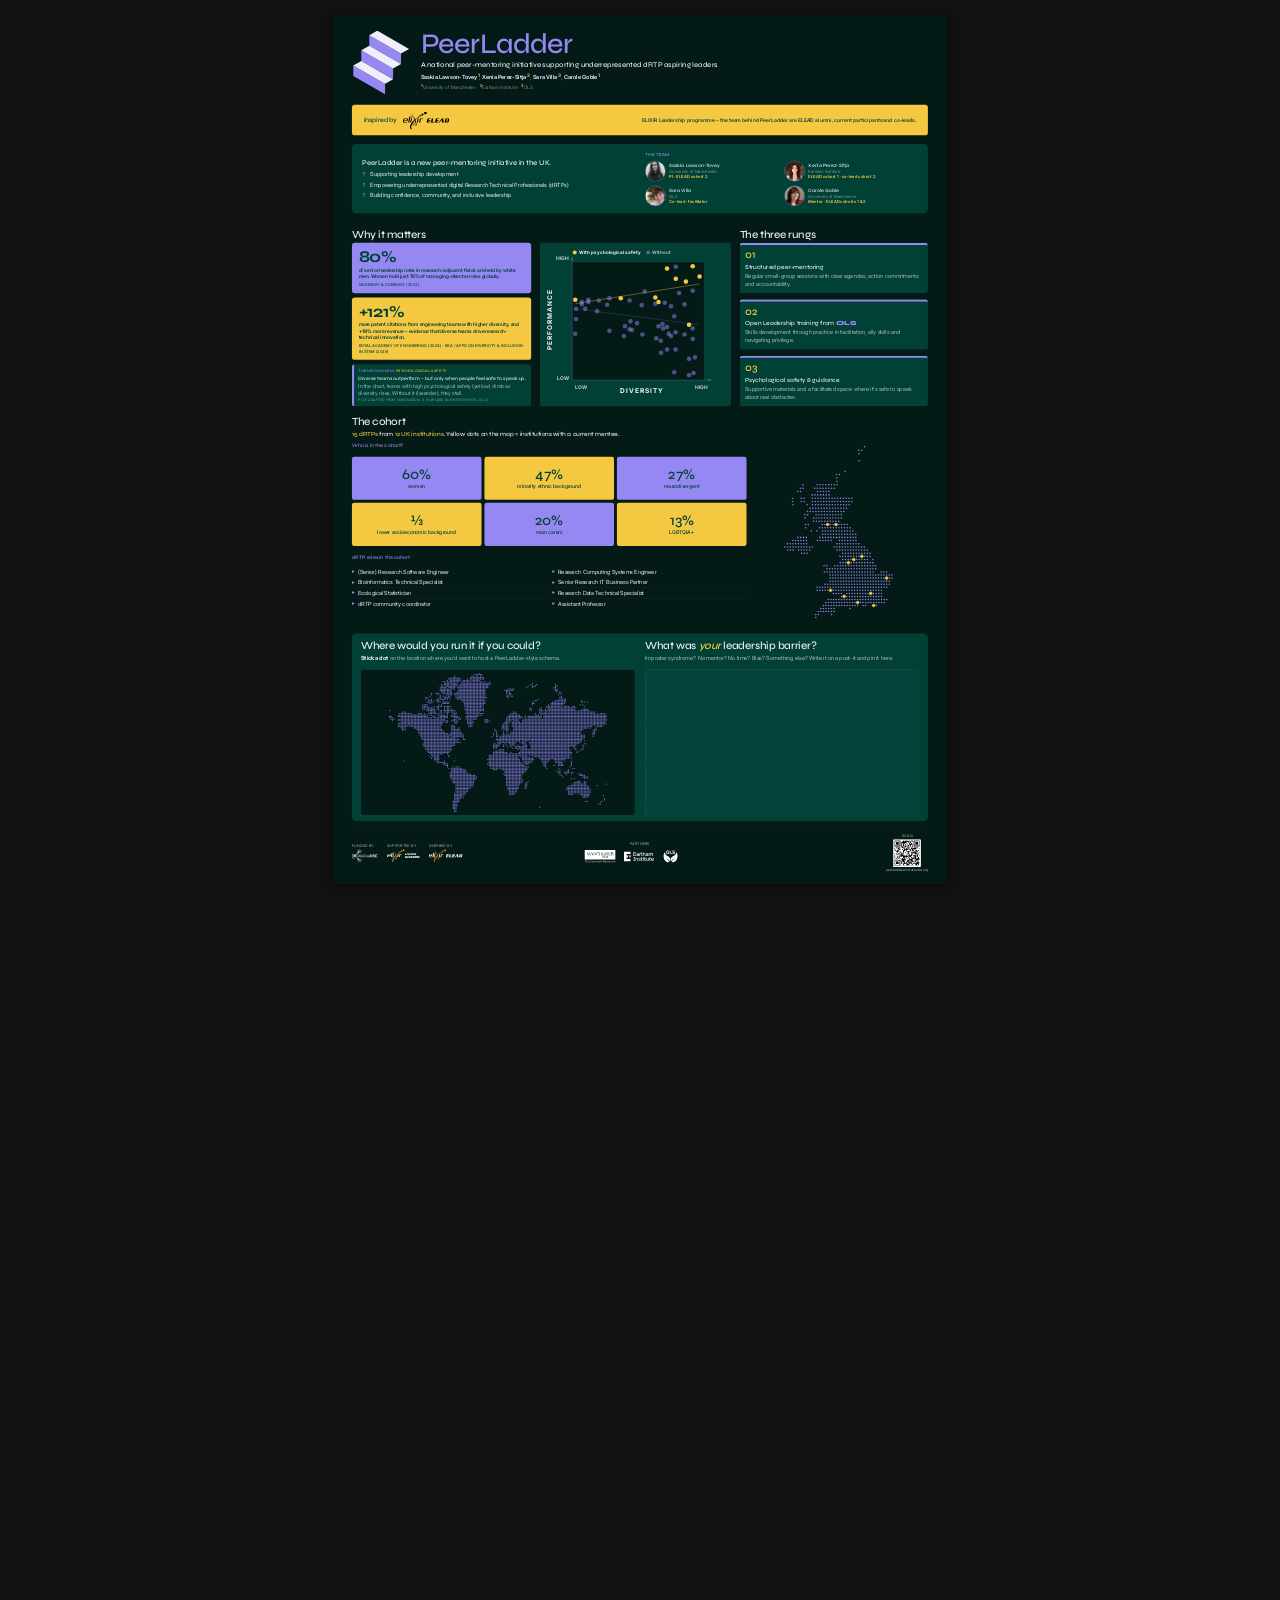
<file: index.html>
<!doctype html>
<html lang="en">
<head>
  <meta charset="utf-8">
  <title>PeerLadder — All Hands 2026 poster</title>
  <meta http-equiv="refresh" content="0; url=poster.html">
  <link rel="canonical" href="poster.html">
</head>
<body>
  <p>Loading poster… <a href="poster.html">click here</a> if it doesn't redirect.</p>
</body>
</html>
</file>
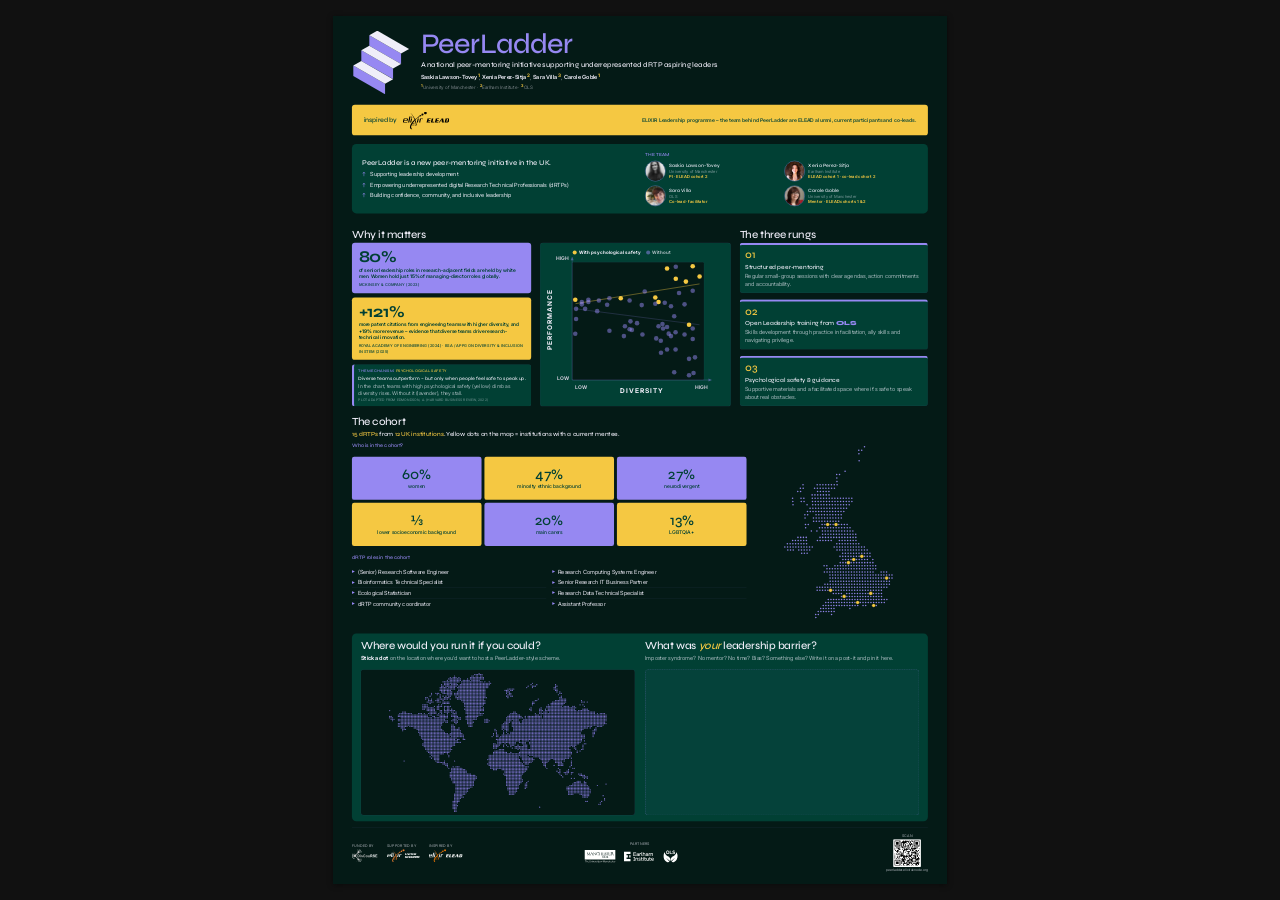
<file: poster.html>
<!doctype html>
<html lang="en">
<head>
  <meta charset="utf-8">
  <title>PeerLadder – All Hands 2026 poster</title>
  <link rel="preconnect" href="https://fonts.googleapis.com">
  <link rel="preconnect" href="https://fonts.gstatic.com" crossorigin>
  <link href="https://fonts.googleapis.com/css2?family=Inter:ital,opsz,wght@0,14..32,300..900;1,14..32,300..900&family=Syne:wght@400..800&display=swap" rel="stylesheet">
  <link rel="stylesheet" href="poster.css">
  <script>
    function fitPosterToViewport() {
      if (window.matchMedia('print').matches) return;
      var stage = document.querySelector('.poster-stage');
      var p     = document.querySelector('.poster');
      if (!stage || !p) return;
      p.style.transform = 'none';
      stage.style.width = '';
      stage.style.height = '';
      var w = p.offsetWidth, h = p.offsetHeight;
      var pad = 32;
      var s = Math.min((window.innerHeight - pad) / h, 1);
      p.style.transform = 'scale(' + s + ')';
      stage.style.width  = (s * w) + 'px';
      stage.style.height = (s * h) + 'px';
    }
    function clearPosterScale() {
      var stage = document.querySelector('.poster-stage');
      var p     = document.querySelector('.poster');
      if (p) p.style.transform = 'none';
      if (stage) { stage.style.width = ''; stage.style.height = ''; }
    }
    window.addEventListener('DOMContentLoaded', fitPosterToViewport);
    window.addEventListener('beforeprint', clearPosterScale);
    window.addEventListener('afterprint', fitPosterToViewport);
  </script>
</head>
<body>

<div class="poster-stage">
<section class="poster">

  <!-- ===== HEADER ===== -->
  <header class="poster-header">
    <img class="brand-logo" src="assets/img/logos/peer-ladder-lavender.svg" alt="PeerLadder">
    <div class="header-text">
      <h1>PeerLadder</h1>
      <p class="subtitle">A national peer-mentoring initiative supporting underrepresented dRTP aspiring leaders</p>
      <p class="authors">
        <strong>Saskia Lawson-Tovey</strong><sup>1</sup>,
        <strong>Xenia Perez-Sitja</strong><sup>2</sup>,
        <strong>Sara Villa</strong><sup>3</sup>,
        <strong>Carole Goble</strong><sup>1</sup>
        <span class="affil"><sup>1</sup>University of Manchester · <sup>2</sup>Earlham Institute · <sup>3</sup>OLS</span>
      </p>
    </div>
  </header>

  <!-- ===== ELEAD CALLOUT BANNER ===== -->
  <aside class="elead-banner">
    <span class="elead-eyebrow">Inspired by</span>
    <img class="elead-logo" src="assets/img/logos/logo-elead-horizontal.svg" alt="ELEAD">
    <span class="elead-tag">ELIXIR Leadership programme – the team behind PeerLadder are ELEAD alumni, current participants and co-leads.</span>
  </aside>

  <!-- ===== HERO ===== -->
  <section class="hero">
    <div class="hero-text">
      <p class="hero-lede">PeerLadder is a new peer-mentoring initiative in the UK.</p>
      <ul class="hero-bullets">
        <li>Supporting leadership development</li>
        <li>Empowering underrepresented digital Research Technical Professionals (dRTPs)</li>
        <li>Building confidence, community, and inclusive leadership</li>
      </ul>
    </div>
    <div class="hero-team">
      <h3 class="team-h">The team</h3>
      <div class="team-row">
        <figure class="person">
          <img src="assets/img/avatars/saskia-lawson-tovey.webp" alt="">
          <figcaption>
            <strong>Saskia Lawson-Tovey</strong>
            <span class="person-affil">University of Manchester</span>
            <span class="person-role">PI · ELEAD cohort 2</span>
          </figcaption>
        </figure>
        <figure class="person">
          <img src="assets/img/avatars/xenia-perez-sitja.jpeg" alt="">
          <figcaption>
            <strong>Xenia Perez-Sitja</strong>
            <span class="person-affil">Earlham Institute</span>
            <span class="person-role">ELEAD cohort 1 · co-lead cohort 2</span>
          </figcaption>
        </figure>
        <figure class="person">
          <img src="assets/img/avatars/sara-villa.jpg" alt="">
          <figcaption>
            <strong>Sara Villa</strong>
            <span class="person-affil">OLS</span>
            <span class="person-role">Co-lead · facilitator</span>
          </figcaption>
        </figure>
        <figure class="person">
          <img src="assets/img/avatars/carole-goble.webp" alt="">
          <figcaption>
            <strong>Carole Goble</strong>
            <span class="person-affil">University of Manchester</span>
            <span class="person-role">Mentor · ELEAD cohorts 1 &amp; 2</span>
          </figcaption>
        </figure>
      </div>
    </div>
  </section>

  <!-- ===== WHY IT MATTERS  +  THE THREE RUNGS (side by side) ===== -->
  <section class="why-ladder">
   <div class="wl-grid">

    <h2 class="section-h wl-why-h">Why it matters</h2>
    <h2 class="section-h wl-rungs-h">The three rungs</h2>

    <!-- Col 1: the two stats, stacked -->
    <div class="why-stats-col">
        <article class="why-stat why-stat-lavender">
        <span class="why-num">80%</span>
        <p>of senior leadership roles in research-adjacent fields are held by white men. Women hold just <strong>15%</strong> of managing-director roles globally.</p>
        <span class="why-cite">McKinsey &amp; Company (2023)</span>
      </article>
      <article class="why-stat why-stat-yellow">
        <span class="why-num">+121%</span>
        <p>more patent citations from engineering teams with higher diversity, and <strong>+19%</strong> more revenue – evidence that diverse teams drive research-technical innovation.</p>
        <span class="why-cite">Royal Academy of Engineering (2024) · BSA / APPG on Diversity &amp; Inclusion in STEM (2025)</span>
      </article>
      <article class="why-found">
        <span class="found-eyebrow">The mechanism: <em>psychological safety</em></span>
        <p class="found-quote">Diverse teams outperform – but only when people feel safe to speak up.</p>
        <p class="found-sub">In the chart, teams with high psychological safety (yellow) climb as diversity rises. Without it (lavender), they stall.</p>
        <span class="found-cite">Plot adapted from Edmondson, A. (Harvard Business Review, 2022)</span>
      </article>
    </div><!-- /.why-stats-col -->

    <!-- Col 2: the plot -->
    <article class="why-mechanism">
        <figure class="psafety-fig">
          <svg class="psafety-svg" viewBox="-70 -10 700 585" xmlns="http://www.w3.org/2000/svg" role="img" aria-label="Scatter plot of team performance vs diversity, split by psychological safety">

            <!-- LEGEND (single compact row, lifted clear of the axis arrows) -->
            <g font-family="Inter, sans-serif" font-weight="700" font-size="18">
              <circle cx="40" cy="2" r="8" fill="#F5C842"/>
              <text x="56" y="8" fill="#F0EEF9">With psychological safety</text>
              <circle cx="330" cy="2" r="8" fill="#9688F2" fill-opacity="0.5"/>
              <text x="346" y="8" fill="#F0EEF9" opacity="0.7">Without</text>
            </g>

            <!-- PLOT BACKGROUND -->
            <rect x="30" y="40" width="520" height="465" fill="#041A16" stroke="#9688F2" stroke-opacity="0.18" rx="4"/>

            <!-- TRENDLINES -->
            <line x1="42.24" y1="203.82" x2="43.23" y2="203.66" stroke="#F5C842" stroke-miterlimit="10" stroke-width="3" fill="none"/>
            <line x1="45.2"  y1="203.35" x2="48.17" y2="202.88" stroke="#F5C842" stroke-dasharray="2 2" stroke-miterlimit="10" stroke-width="3" fill="none"/>
            <line x1="49.16" y1="202.72" x2="530.89" y2="126.01" stroke="#F5C842" stroke-dasharray="2 2 2 2" stroke-miterlimit="10" stroke-width="3" fill="none"/>
            <line x1="531.88" y1="125.85" x2="532.86" y2="125.7" stroke="#F5C842" stroke-miterlimit="10" stroke-width="3" fill="none"/>
            <line x1="45.47" y1="224.12" x2="532.86" y2="286.92" stroke="#9688F2" stroke-opacity="0.5" stroke-dasharray="2 2 2 2" stroke-miterlimit="10" stroke-width="3" fill="none"/>

            <!-- DOTS: teams WITH high psychological safety -->
            <g fill="#F5C842">
              <circle cx="404.38" cy="65.23"  r="9.01"/>
              <circle cx="505.71" cy="56.22"  r="9.01"/>
              <circle cx="532.86" cy="96.38"  r="9.01"/>
              <circle cx="438.92" cy="105.39" r="9.01"/>
              <circle cx="478.78" cy="116.69" r="9.01"/>
              <circle cx="358.06" cy="179.38" r="9.01"/>
              <circle cx="370.74" cy="197.39" r="9.01"/>
              <circle cx="491.18" cy="286.92" r="9.01"/>
              <circle cx="221.80" cy="182.36" r="9.01"/>
              <circle cx="42.24"  cy="188.38" r="9.01"/>
            </g>

            <!-- DOTS: teams without high psychological safety -->
            <g fill="#9688F2" fill-opacity="0.5">
              <circle cx="45.47"  cy="224.12" r="9.01"/>
              <circle cx="45.47"  cy="264.53" r="9.01"/>
              <circle cx="68.13"  cy="197.39" r="9.01"/>
              <circle cx="68.13"  cy="206.40" r="9.01"/>
              <circle cx="94.02"  cy="188.38" r="9.01"/>
              <circle cx="94.02"  cy="197.39" r="9.01"/>
              <circle cx="177.04" cy="182.36" r="9.01"/>
              <circle cx="168.03" cy="207.74" r="9.01"/>
              <circle cx="128.72" cy="233.13" r="9.01"/>
              <circle cx="81.18"  cy="224.12" r="9.01"/>
              <circle cx="42.24"  cy="322.66" r="9.01"/>
              <circle cx="135.53" cy="191.36" r="9.01"/>
              <circle cx="256.64" cy="191.36" r="9.01"/>
              <circle cx="316.38" cy="155.75" r="9.01"/>
              <circle cx="438.92" cy="58.06"  r="9.01"/>
              <circle cx="451.79" cy="161.36" r="9.01"/>
              <circle cx="505.71" cy="152.35" r="9.01"/>
              <circle cx="473.45" cy="206.40" r="9.01"/>
              <circle cx="395.37" cy="200.37" r="9.01"/>
              <circle cx="420.00" cy="213.97" r="9.01"/>
              <circle cx="304.49" cy="209.38" r="9.01"/>
              <circle cx="358.06" cy="203.82" r="9.01"/>
              <circle cx="432.68" cy="253.44" r="9.01"/>
              <circle cx="177.04" cy="310.67" r="9.01"/>
              <circle cx="238.24" cy="292.90" r="9.01"/>
              <circle cx="260.06" cy="273.54" r="9.01"/>
              <circle cx="285.95" cy="280.52" r="9.01"/>
              <circle cx="256.64" cy="304.64" r="9.01"/>
              <circle cx="265.65" cy="307.22" r="9.01"/>
              <circle cx="234.17" cy="331.67" r="9.01"/>
              <circle cx="307.37" cy="325.24" r="9.01"/>
              <circle cx="370.74" cy="292.90" r="9.01"/>
              <circle cx="386.36" cy="283.89" r="9.01"/>
              <circle cx="388.75" cy="301.91" r="9.01"/>
              <circle cx="404.38" cy="295.64" r="9.01"/>
              <circle cx="361.73" cy="340.68" r="9.01"/>
              <circle cx="379.75" cy="349.68" r="9.01"/>
              <circle cx="411.00" cy="321.91" r="9.01"/>
              <circle cx="420.00" cy="331.67" r="9.01"/>
              <circle cx="438.02" cy="316.23" r="9.01"/>
              <circle cx="473.45" cy="325.24" r="9.01"/>
              <circle cx="505.71" cy="301.66" r="9.01"/>
              <circle cx="505.71" cy="343.25" r="9.01"/>
              <circle cx="438.02" cy="384.84" r="9.01"/>
              <circle cx="404.38" cy="384.84" r="9.01"/>
              <circle cx="380.58" cy="397.46" r="9.01"/>
              <circle cx="432.68" cy="474.05" r="9.01"/>
              <circle cx="491.18" cy="485.79" r="9.01"/>
              <circle cx="508.89" cy="477.53" r="9.01"/>
              <circle cx="514.72" cy="415.47" r="9.01"/>
              <circle cx="491.18" cy="421.45" r="9.01"/>
            </g>

            <!-- AXES with arrows -->
            <line x1="30" y1="505" x2="580" y2="505" stroke="#9688F2" stroke-opacity="0.45" stroke-width="2"/>
            <line x1="30" y1="20"  x2="30"  y2="505" stroke="#9688F2" stroke-opacity="0.45" stroke-width="2"/>
            <polygon points="580,505 568,499 568,511" fill="#9688F2" fill-opacity="0.45"/>
            <polygon points="30,20 24,32 36,32" fill="#9688F2" fill-opacity="0.45"/>

            <!-- AXIS END LABELS -->
            <g font-family="Inter, sans-serif" font-weight="700" font-size="20" fill="#C9C7D4">
              <text x="42"  y="540">LOW</text>
              <text x="566" y="540" text-anchor="end">HIGH</text>
              <text x="18"  y="503" text-anchor="end">LOW</text>
              <text x="18"  y="30"  text-anchor="end">HIGH</text>
            </g>

            <!-- AXIS TITLES -->
            <text x="305" y="558" font-family="Inter, sans-serif" font-weight="700" font-size="26" fill="#F0EEF9" text-anchor="middle" letter-spacing="4">DIVERSITY</text>
            <text x="-50" y="265" font-family="Inter, sans-serif" font-weight="700" font-size="26" fill="#F0EEF9" text-anchor="middle" letter-spacing="4" transform="rotate(-90 -50 265)">PERFORMANCE</text>
          </svg>
        </figure>
    </article>

    <!-- Col 3: the three rungs -->
    <div class="ladder-col">
      <div class="rungs rungs-stacked">
      <div class="rung">
        <span class="rung-num">01</span>
        <h3>Structured peer-mentoring</h3>
        <p>Regular small-group sessions with clear agendas, action commitments and accountability.</p>
      </div>
      <div class="rung">
        <span class="rung-num">02</span>
        <h3>Open Leadership training from <span class="ol-ls">OLS</span></h3>
        <p>Skills development through practice in facilitation, ally skills and navigating privilege.</p>
      </div>
      <div class="rung">
        <span class="rung-num">03</span>
        <h3>Psychological safety &amp; guidance</h3>
        <p>Supportive materials and a facilitated space where it's safe to speak about real obstacles.</p>
      </div>
      </div><!-- /.rungs -->
    </div><!-- /.ladder-col -->

   </div><!-- /.wl-grid -->
  </section>

  <!-- ===== COHORT (with UK map showing cohort locations) ===== -->
  <section class="cohort">
    <h2 class="section-h">The cohort</h2>
    <p class="cohort-lede"><strong>15 dRTPs</strong> from <strong>12 UK institutions</strong>. Yellow dots on the map = institutions with a current mentee.</p>

    <div class="cohort-grid">
      <!-- Left: stats + roles (left edge aligned with first rung above) -->
      <div class="stats-col">
        <h3>Who is in the cohort?</h3>
        <div class="stat-tiles">
          <div class="tile tile-1"><span class="tile-pct">60%</span><span class="tile-lbl">women</span></div>
          <div class="tile tile-2"><span class="tile-pct">47%</span><span class="tile-lbl">minority ethnic background</span></div>
          <div class="tile tile-3"><span class="tile-pct">27%</span><span class="tile-lbl">neurodivergent</span></div>
          <div class="tile tile-4"><span class="tile-pct">⅓</span><span class="tile-lbl">lower socioeconomic background</span></div>
          <div class="tile tile-5"><span class="tile-pct">20%</span><span class="tile-lbl">main carers</span></div>
          <div class="tile tile-6"><span class="tile-pct">13%</span><span class="tile-lbl">LGBTQIA+</span></div>
        </div>

        <h3 class="roles-h">dRTP roles in the cohort</h3>
        <ul class="roles">
          <li>(Senior) Research Software Engineer</li>
          <li>Research Computing Systems Engineer</li>
          <li>Bioinformatics Technical Specialist</li>
          <li>Senior Research IT Business Partner</li>
          <li>Ecological Statistician</li>
          <li>Research Data Technical Specialist</li>
          <li>dRTP community coordinator</li>
          <li>Assistant Professor</li>
        </ul>
      </div>

      <!-- Right: UK map -->
      <div class="map-col map-col-uk">
        <div class="map-frame map-frame-uk">
          <img src="assets/img/uk-pixel-map.svg" alt="Map of the UK with PeerLadder mentee institutions highlighted">
        </div>
      </div>
    </div>
  </section>

  <!-- ===== INTERACTIVE: EU map (left) + leadership-barrier stickies (right) ===== -->
  <section class="interactive">
    <div class="interactive-grid interactive-grid-eu">

      <!-- EU nodes map (interactive) -->
      <div class="map-col">
        <h2 class="section-h">Where would you run it if you could?</h2>
        <p class="section-intro"><strong>Stick a dot</strong> on the location where you'd want to host a PeerLadder-style scheme.</p>
        <div class="map-frame map-frame-eu">
          <img src="assets/img/worldUltra-pixels.svg" alt="Pixel map of the world">
        </div>
      </div>

      <!-- What was your leadership barrier? (left empty — attendees pin physical post-its) -->
      <div class="missing-col">
        <h2 class="section-h">What was <em>your</em> leadership barrier?</h2>
        <p class="section-intro">Imposter syndrome? No mentor? No time? Bias? Something else? Write it on a post-it and pin it here.</p>
        <div class="post-it-zone" aria-label="Empty area for physical post-it notes"></div>
      </div>
    </div>
  </section>

  <!-- ===== FOOTER ===== -->
  <footer class="footer">
    <div class="footer-funded">
      <div class="funded-block">
        <span class="funded-label">Funded by</span>
        <img class="funded-logo" src="assets/img/logos/logo-discourse-negative.svg" alt="DisCouRSE">
      </div>
      <div class="funded-block">
        <span class="funded-label">Supported by</span>
        <img class="funded-logo" src="assets/img/logos/logo-elixir-uk-negative.svg" alt="ELIXIR-UK">
      </div>
      <div class="funded-block">
        <span class="funded-label">Inspired by</span>
        <img class="funded-logo" src="assets/img/logos/logo-elead-horizontal.svg" alt="ELEAD">
      </div>
    </div>
    <div class="footer-partners">
      <span class="funded-label">Partners</span>
      <div class="partner-row">
        <img class="partner-logo" src="assets/img/logos/logo-manchester-negative.svg" alt="University of Manchester">
        <img class="partner-logo" src="assets/img/logos/logo-earlham-negative.svg" alt="Earlham Institute">
        <img class="partner-logo" src="assets/img/logos/logo-ols-negative.svg" alt="OLS">
      </div>
    </div>
    <div class="footer-qr">
      <span class="funded-label">Scan</span>
      <img class="qr-img" src="assets/img/qr-peerladder.svg" alt="QR to peerladder.elixiruknode.org">
      <span class="qr-url">peerladder.elixiruknode.org</span>
    </div>
  </footer>

</section>
</div><!-- /.poster-stage -->

</body>
</html>
</file>
<file: poster.css>
/* ============================================================
   PeerLadder poster – A0 portrait (841 × 1189 mm)
   Dark theme mirroring peerladder.elixiruknode.org colour tokens.
   Standalone HTML/CSS, no Jekyll, no Bootstrap.
   Print: Chrome → ⌘P → Paper 841×1189 mm, Background graphics ON.
   ============================================================ */

@page { size: A0 portrait; margin: 0; }

:root {
  /* Pulled from the live site's :root variables */
  --bg:                 rgb(4, 26, 22);       /* deep green-black */
  --bg-elevated:        rgb(1, 64, 52);
  --bg-elevated-lifted: rgb(1, 79, 65);
  --text:               rgb(240, 238, 249);   /* lavender-white */
  --text-muted:         rgba(240, 238, 249, 0.70);
  --text-subtle:        rgba(240, 238, 249, 0.50);
  --brand:              rgb(150, 136, 242);   /* lavender */
  --brand-soft:         rgba(150, 136, 242, 0.10);
  --brand-soft-strong:  rgba(150, 136, 242, 0.30);
  --accent:             rgb(245, 200, 66);    /* yellow */
  --accent-soft:        rgba(245, 200, 66, 0.10);
  --text-on-accent:     rgb(1, 64, 52);
  --border:             rgba(150, 136, 242, 0.18);
  --border-strong:      rgba(150, 136, 242, 0.32);

  --sticky-yellow: #fff7a8;
  --sticky-pink:   #ffc9d6;
  --sticky-green:  #c8f0c0;
  --sticky-blue:   #c3e0ff;

  --font-display: "Syne", system-ui, sans-serif;
  --font-body:    "Inter", system-ui, sans-serif;
}

* { box-sizing: border-box; }

html, body {
  margin: 0;
  padding: 0;
  background: #111;
  color: var(--text);
  font-family: var(--font-body);
  -webkit-print-color-adjust: exact;
  print-color-adjust: exact;
}

/* ============== POSTER SHEET ============== */
.poster {
  width: 841mm;
  height: 1189mm;
  margin: 0 auto;
  background: var(--bg);
  display: flex;
  flex-direction: column;
  font-size: 20pt;
  line-height: 1.4;
  overflow: hidden;
  padding: 20mm 26mm 16mm;
  gap: 8mm;
}

/* ============== HEADER (logo + title + authors) ============== */
.poster-header {
  display: flex;
  align-items: flex-start;
  gap: 14mm;
  padding-bottom: 6mm;
  border-bottom: 0.5mm solid var(--border);
}
.brand-logo {
  width: 80mm;
  height: auto;
  flex-shrink: 0;
}
.header-text { flex: 1; }
.header-text h1 {
  font-family: var(--font-display);
  font-weight: 500;
  font-size: 110pt;
  line-height: 0.95;
  letter-spacing: -2pt;
  margin: 0 0 4mm;
  color: var(--brand);
}
.subtitle {
  font-family: var(--font-display);
  font-weight: 500;
  font-size: 28pt;
  line-height: 1.15;
  margin: 0 0 5mm;
  color: var(--text);
}
.authors {
  margin: 0;
  font-family: var(--font-body);
  font-size: 22pt;
  color: var(--text-muted);
  line-height: 1.4;
}
.authors sup {
  color: var(--accent);
  font-weight: 700;
  margin-left: 0.2em;
}
.authors strong {
  color: var(--text);
  font-weight: 600;
}
.authors .affil {
  display: block;
  margin-top: 2mm;
  font-size: 18pt;
  color: var(--text-subtle);
}

/* ============== ELEAD CALLOUT BANNER ============== */
.elead-banner {
  display: flex;
  align-items: center;
  gap: 8mm;
  padding: 8mm 16mm;
  background: var(--accent);
  color: var(--text-on-accent);
  border-radius: 4mm;
  margin-bottom: 4mm;
}
.elead-eyebrow {
  font-family: var(--font-display);
  font-weight: 500;
  font-size: 26pt;
  color: var(--text-on-accent);
  letter-spacing: -0.3pt;
  text-transform: lowercase;
}
.elead-logo {
  height: 26mm;
  width: auto;
  flex-shrink: 0;
  padding-top: 5px;
  /* Logo art is white; darken it so it reads on the yellow banner. */
  filter: brightness(0);
}
.elead-tag {
  flex: 1;
  text-align: right;
  font-family: var(--font-body);
  font-weight: 700;
  font-size: 20pt;
  color: var(--text-on-accent);
  line-height: 1.3;
  opacity: 0.8;
}

/* ============== HERO / INTRO ============== */
.hero {
  display: grid;
  grid-template-columns: 1fr 1fr;
  gap: 14mm;
  align-items: center;
  background: var(--bg-elevated);
  border-radius: 6mm;
  padding: 10mm 14mm;
}
.hero-lede {
  font-family: var(--font-display);
  font-weight: 500;
  font-size: 28pt;
  line-height: 1.2;
  margin: 0 0 5mm;
  color: var(--text);
}
.hero-lede em {
  font-style: normal;
  color: var(--accent);
}
.hero-bullets {
  list-style: none;
  padding: 0;
  margin: 0;
  display: flex;
  flex-direction: column;
  gap: 4mm;
}
.hero-bullets li {
  position: relative;
  padding-left: 11mm;
  font-family: var(--font-body);
  font-size: 22pt;
  color: var(--text);
  line-height: 1.35;
}
.hero-bullets li::before {
  content: "↑";
  position: absolute;
  left: 0;
  top: -0.2mm;
  font-family: var(--font-display);
  font-weight: 500;
  font-size: 22pt;
  color: var(--brand);
}
/* --- Hero team row (4 co-leads as headshots) --- */
.hero-team {
  display: flex;
  flex-direction: column;
  gap: 4mm;
}
.team-h {
  font-family: var(--font-display);
  font-weight: 500;
  font-size: 18pt;
  color: var(--brand);
  margin: 0;
  letter-spacing: 0.5pt;
  text-transform: uppercase;
}
.team-row {
  display: grid;
  grid-template-columns: repeat(2, 1fr);
  gap: 6mm 8mm;
}
.person {
  display: flex;
  align-items: center;
  gap: 5mm;
  margin: 0;
}
.person img {
  width: 28mm;
  height: 28mm;
  border-radius: 50%;
  object-fit: cover;
  border: 0.6mm solid var(--brand);
  background: var(--bg-elevated-lifted);
  flex-shrink: 0;
}
.person figcaption {
  display: flex;
  flex-direction: column;
  line-height: 1.2;
  gap: 0.5mm;
}
.person figcaption strong {
  font-family: var(--font-display);
  font-weight: 500;
  font-size: 19pt;
  color: var(--text);
}
.person-affil {
  font-family: var(--font-body);
  font-size: 16pt;
  color: var(--text-subtle);
}
.person-role {
  font-family: var(--font-body);
  font-size: 16pt;
  color: var(--accent);
  font-weight: 600;
  letter-spacing: 0.2pt;
}
.team-h em {
  font-style: normal;
  color: var(--accent);
}

/* ============== SECTION HEADINGS ============== */
.section-h {
  font-family: var(--font-display);
  font-weight: 500;
  font-size: 42pt;
  line-height: 1.1;
  letter-spacing: -0.5pt;
  margin: 0 0 4mm;
  color: var(--text);
}
.section-h em {
  font-style: italic;
  color: var(--accent);
  font-weight: 500;
}
.section-intro {
  font-family: var(--font-body);
  font-size: 22pt;
  color: var(--text-muted);
  margin: 0 0 8mm;
  line-height: 1.4;
}
.section-intro strong { color: var(--text); }

/* ============== WHY + LADDER (side by side) ============== */
.why-ladder { padding: 2mm 0; margin-top: 10mm; }
/* One flat grid: [stats | plot | rungs] under a heading row.
   Three balanced columns keep the whole band as short as possible. */
.wl-grid {
  display: grid;
  grid-template-columns: 1fr 1.065fr 1.05fr;
  grid-template-rows: auto auto;
  gap: 4mm 12mm;
  align-items: start;
}
.wl-why-h   { grid-column: 1 / 3; grid-row: 1; margin: 0; }
.wl-rungs-h { grid-column: 3;     grid-row: 1; margin: 0; }
.why-stats-col { grid-column: 1; grid-row: 2; align-self: stretch; }
.why-mechanism { grid-column: 2; grid-row: 2; }
.ladder-col    { grid-column: 3; grid-row: 2; }
.why-stats-col,
.ladder-col {
  display: flex;
  flex-direction: column;
  gap: 6mm;
  min-width: 0;
}
/* Rungs stack vertically in the narrower right column */
.rungs.rungs-stacked {
  grid-template-columns: 1fr;
  gap: 8.5mm;
}

/* ============== WHY IT MATTERS ============== */
.why { padding: 2mm 0; }
.why-grid {
  display: grid;
  grid-template-columns: 1fr 1fr 1.4fr;
  gap: 6mm;
  margin-top: 4mm;
}
.why-stat {
  border-radius: 4mm;
  padding: 8mm 9mm;
  display: flex;
  flex-direction: column;
  gap: 3mm;
}
/* Third box in the stats column: a theory callout that fills the leftover height */
.why-found {
  flex: 1;
  background: var(--bg-elevated);
  border: 0.4mm solid var(--border);
  border-left: 3mm solid var(--brand);
  border-radius: 4mm;
  padding: 5mm 6mm;
  display: flex;
  flex-direction: column;
  justify-content: center;
  gap: 2mm;
}
.found-eyebrow {
  font-family: var(--font-display);
  font-weight: 500;
  font-size: 15pt;
  letter-spacing: 0.5pt;
  text-transform: uppercase;
  color: var(--brand);
}
.found-quote {
  margin: 0;
  font-family: var(--font-display);
  font-weight: 500;
  font-size: 19pt;
  line-height: 1.2;
  color: var(--text);
}
.found-quote strong { color: var(--accent); }
.found-eyebrow em { font-style: normal; color: var(--accent); }
.found-sub {
  margin: 0;
  font-family: var(--font-body);
  font-size: 20pt;
  line-height: 1.3;
  color: var(--text-muted);
}
.found-cite {
  font-family: var(--font-body);
  font-size: 13pt;
  letter-spacing: 0.4pt;
  text-transform: uppercase;
  color: var(--text-subtle);
}

.why-stat-lavender { background: var(--brand); color: var(--text-on-accent); }
.why-stat-yellow   { background: var(--accent); color: var(--text-on-accent); }
.why-num {
  font-family: var(--font-display);
  font-weight: 700;
  font-size: 64pt;
  line-height: 0.95;
  letter-spacing: -2pt;
  color: var(--text-on-accent);
}
.why-stat p {
  margin: 0;
  font-family: var(--font-body);
  font-size: 19pt;
  line-height: 1.35;
  color: var(--text-on-accent);
  font-weight: 600;
}
/* Dark text on lavender too — better contrast than white. */
.why-cite {
  margin-top: auto;
  font-family: var(--font-body);
  font-size: 15pt;
  letter-spacing: 0.4pt;
  text-transform: uppercase;
  opacity: 0.85;
  font-weight: 600;
}
.why-mechanism {
  background: var(--bg-elevated);
  border: 0.4mm solid var(--border);
  border-radius: 4mm;
  padding: 8mm 9mm;
  display: flex;
  flex-direction: column;
  gap: 3mm;
  min-height: 224mm;
}
.why-mechanism h3 {
  font-family: var(--font-display);
  font-weight: 500;
  font-size: 22pt;
  margin: 0;
  color: var(--brand);
}
.why-mechanism h3 em {
  font-style: normal;
  color: var(--accent);
}
.why-mechanism p {
  margin: 0;
  font-family: var(--font-body);
  font-size: 16pt;
  line-height: 1.4;
  color: var(--text);
}
.why-pull {
  margin-top: 2mm !important;
  padding: 4mm 5mm;
  border-left: 2mm solid var(--accent);
  background: rgba(245, 200, 66, 0.06);
  border-radius: 0 2mm 2mm 0;
  font-size: 16pt !important;
}
.why-pull strong { color: var(--accent); }
/* Psychological-safety scatter plot (adapted from the ELEAD AHM poster) */
.psafety-fig {
  margin: 1mm 0 0;
  display: flex;
  flex-direction: column;
  gap: 3mm;
  flex: 1;
}
.psafety-svg {
  width: 100%;
  max-width: 100%;   /* fills its narrow column; column width controls size */
  height: auto;
  align-self: center;
  display: block;
}
.psafety-cap {
  font-family: var(--font-body);
  font-size: 15pt;
  line-height: 1.35;
  color: var(--text);
}
.psafety-cap strong { color: var(--accent); }
.psafety-src {
  display: block;
  margin-top: 2mm;
  font-size: 13pt;
  letter-spacing: 0.3pt;
  text-transform: uppercase;
  color: var(--text-subtle);
}

/* ============== THE LADDER (3 RUNGS) ============== */
.ladder { padding: 4mm 0; }
.rungs {
  display: grid;
  grid-template-columns: repeat(3, 1fr);
  gap: 8mm;
  align-items: stretch;
}
.rung {
  background: var(--bg-elevated);
  border: 0.4mm solid var(--border);
  border-top: 3mm solid var(--brand);
  border-radius: 4mm;
  padding: 6mm 7mm 7mm;
  display: flex;
  flex-direction: column;
  gap: 2mm;
  position: relative;
}
.rung-num {
  font-family: var(--font-display);
  font-weight: 500;
  font-size: 42pt;
  line-height: 1;
  color: var(--accent);
  margin-bottom: 2mm;
}
.rung h3 {
  font-family: var(--font-display);
  font-weight: 500;
  font-size: 24pt;
  line-height: 1.2;
  margin: 0;
  color: var(--text);
}
.rung p {
  margin: 0;
  font-family: var(--font-body);
  font-size: 22pt;
  color: var(--text-muted);
  line-height: 1.4;
}
.ol-ls {
  color: var(--brand);
  font-weight: 800;
}

/* ============== COHORT ============== */
.cohort { padding: 2mm 0; }
.cohort-lede {
  font-family: var(--font-display);
  font-weight: 500;
  font-size: 24pt;
  color: var(--text);
  margin: 0 0 5mm;
}
.cohort-lede strong {
  color: var(--accent);
  font-weight: 500;
}

.cohort-grid {
  display: grid;
  /* Stats column = width of 2 rungs above; UK column = width of 1 rung */
  grid-template-columns: 2fr 1fr;
  gap: 8mm;
  align-items: start;
}
.stats-col { display: flex; flex-direction: column; gap: 6mm; }
.stats-col h3,
.stats-col .roles-h {
  font-family: var(--font-display);
  font-weight: 500;
  font-size: 20pt;
  margin: 0 0 2mm;
  color: var(--brand);
}
.stats-col .roles-h { margin-top: 4mm; }
.roles {
  list-style: none;
  padding: 0;
  margin: 0;
  display: grid;
  grid-template-columns: 1fr 1fr;
  column-gap: 8mm;
}
.roles li {
  position: relative;
  padding-left: 8mm;
  font-family: var(--font-body);
  font-size: 22pt;
  color: var(--text);
  line-height: 1.35;
  padding-top: 2mm;
  padding-bottom: 2mm;
  border-bottom: 0.3mm solid var(--border);
}
.roles li::before {
  content: "▸";
  position: absolute;
  left: 0;
  top: 1mm;
  color: var(--brand);
  font-weight: 700;
}
/* Two columns, 8 items → drop the border from the last item in each column */
.roles li:nth-last-child(1),
.roles li:nth-last-child(2) { border-bottom: none; }

/* Stat tiles – compact 3×2 grid of equal-size blocks, alternating colours */
.stat-tiles {
  display: grid;
  grid-template-columns: repeat(3, 1fr);
  gap: 4mm;
  margin-top: 2mm;
}
.tile {
  display: flex;
  flex-direction: column;
  align-items: center;
  justify-content: center;
  text-align: center;
  padding: 6mm 5mm;
  border-radius: 3mm;
  font-family: var(--font-display);
  aspect-ratio: 3 / 1;
}
.tile-pct {
  font-weight: 500;
  font-size: 56pt;
  line-height: 1;
  color: var(--text-on-accent);
}
.tile-lbl {
  margin-top: 2mm;
  font-family: var(--font-body);
  font-weight: 500;
  font-size: 20pt;
  line-height: 1.2;
  color: var(--text-on-accent);
}
.tile-1, .tile-3, .tile-5 { background: var(--brand); }
.tile-2, .tile-4, .tile-6 { background: var(--accent); }
/* Dark text on both: white-on-lavender is ~1.5:1, dark-on-lavender ~3.7:1
   (passes WCAG AA Large at 18pt+). */

/* ============== INTERACTIVE: MAP + STICKIES ============== */
.interactive {
  background: var(--bg-elevated);
  border-radius: 6mm;
  padding: 8mm 12mm;
}
.interactive-grid {
  display: grid;
  grid-template-columns: 1fr 1fr;
  gap: 14mm;
  align-items: start;
  height: 100%;
}

/* Map columns (UK pixel-map and EU nodes) */
.map-col {
  display: flex;
  flex-direction: column;
  width: 100%;     /* fill the grid cell so the frame inside also fills */
  min-width: 0;
}
.map-frame {
  width: 100%;     /* span the full column width — its right edge sits at
                      the right edge of the cohort section */
  display: flex;
  align-items: center;
  justify-content: center;
  background: var(--bg);
  border: 0.4mm solid var(--border);
  border-radius: 4mm;
  padding: 4mm;
  margin-top: 2mm;
  overflow: hidden;
  box-sizing: border-box;
}
.map-frame img {
  max-width: 100%;
  max-height: 100%;
  width: auto;
  height: auto;
  display: block;
  object-fit: contain;
}
/* Fixed (not min) heights — keeps each map firmly bounded so it can't
   blow up its container. The image fits within via object-fit. */
.map-frame-uk {
  height: 250mm;
  /* No visual frame — the UK silhouette sits directly on the poster bg. */
  background: transparent;
  border: none;
  padding: 0;
  justify-content: center;
}
.map-frame-uk img { object-position: center; }
.map-frame-eu { height: 200mm; }
/* EU map: show the WHOLE map (contain). The new SVG is portrait-ish; it
   sits centered within the frame with breathing room on the sides. */
.map-frame-eu img {
  width: 100%;
  height: 100%;
  max-width: none;
  max-height: none;
  object-fit: contain;
}

.legend {
  display: flex;
  flex-direction: column;
  gap: 3mm;
  margin-top: 6mm;
  font-family: var(--font-body);
  font-size: 18pt;
}
.legend-item { display: flex; align-items: center; gap: 4mm; }
.dot {
  display: inline-block;
  width: 9mm;
  height: 9mm;
  border-radius: 50%;
  box-shadow: inset 0 0 0 0.4mm rgba(0,0,0,.25);
  flex-shrink: 0;
}
.dot-cohort   { background: var(--accent); }
.dot-interest { background: var(--brand); }

/* "What was your leadership barrier?" panel — empty zone for physical post-its */
.missing-col { display: flex; flex-direction: column; }
.post-it-zone {
  flex: 1;
  min-height: 200mm;
  margin-top: 2mm;
  border: 1mm dashed var(--border-strong);
  border-radius: 4mm;
  background: rgba(150, 136, 242, 0.03);
}

/* ============== FOOTER ============== */
.footer {
  display: grid;
  grid-template-columns: 1fr auto 1fr;  /* equal sides → middle centers on the page */
  align-items: center;
  gap: 14mm;
  padding-top: 8mm;
  border-top: 0.5mm solid var(--border);
}
/* Footer: [funded + supported] | partners (center) | QR (right) */
.footer-funded {
  display: flex;
  flex-direction: row;
  align-items: center;
  gap: 12mm;
  justify-self: start;
}
.funded-block {
  display: flex;
  flex-direction: column;
  align-items: flex-start;
  gap: 1mm;
}
.funded-label {
  font-family: var(--font-body);
  font-size: 14pt;
  color: var(--text-muted);
  letter-spacing: 0.6pt;
  text-transform: uppercase;
}
.funded-logo {
  height: 18mm;
  width: auto;
}
.footer-partners {
  display: flex;
  flex-direction: column;
  align-items: center;
  gap: 3mm;
}
.partner-row {
  display: flex;
  align-items: center;
  justify-content: center;
  gap: 10mm;
}
.partner-logo {
  height: 22mm;
  width: auto;
  max-width: 70mm;
  object-fit: contain;
}
.footer-qr {
  display: flex;
  flex-direction: column;
  align-items: center;
  gap: 1.5mm;
  justify-self: end;
}
.qr-img {
  width: 38mm;
  height: 38mm;
  background: #fff;
  padding: 1.5mm;
  border-radius: 1mm;
}
.qr-url {
  font-family: var(--font-body);
  font-size: 13pt;
  color: var(--text-muted);
}
.footer-event {
  display: flex;
  align-items: center;
  gap: 3mm;
  font-family: var(--font-body);
  font-size: 17pt;
  color: var(--text-muted);
}
.footer-event strong {
  color: var(--accent);
  font-weight: 700;
}
.event-pin {
  font-size: 22pt;
  color: var(--accent);
}

/* ============== SCREEN PREVIEW (auto-fit script wraps in .poster-stage) ============== */
@media screen {
  html, body {
    margin: 0;
    background: #111;
  }
  body {
    box-sizing: border-box;
    padding: 16px;
    min-height: 100vh;
    display: flex;
    justify-content: center;
    align-items: flex-start;
  }
  .poster-stage {
    flex-shrink: 0;
  }
  .poster {
    transform-origin: top left;
    box-shadow: 0 6px 30px rgba(0,0,0,.45);
  }
}
</file>
